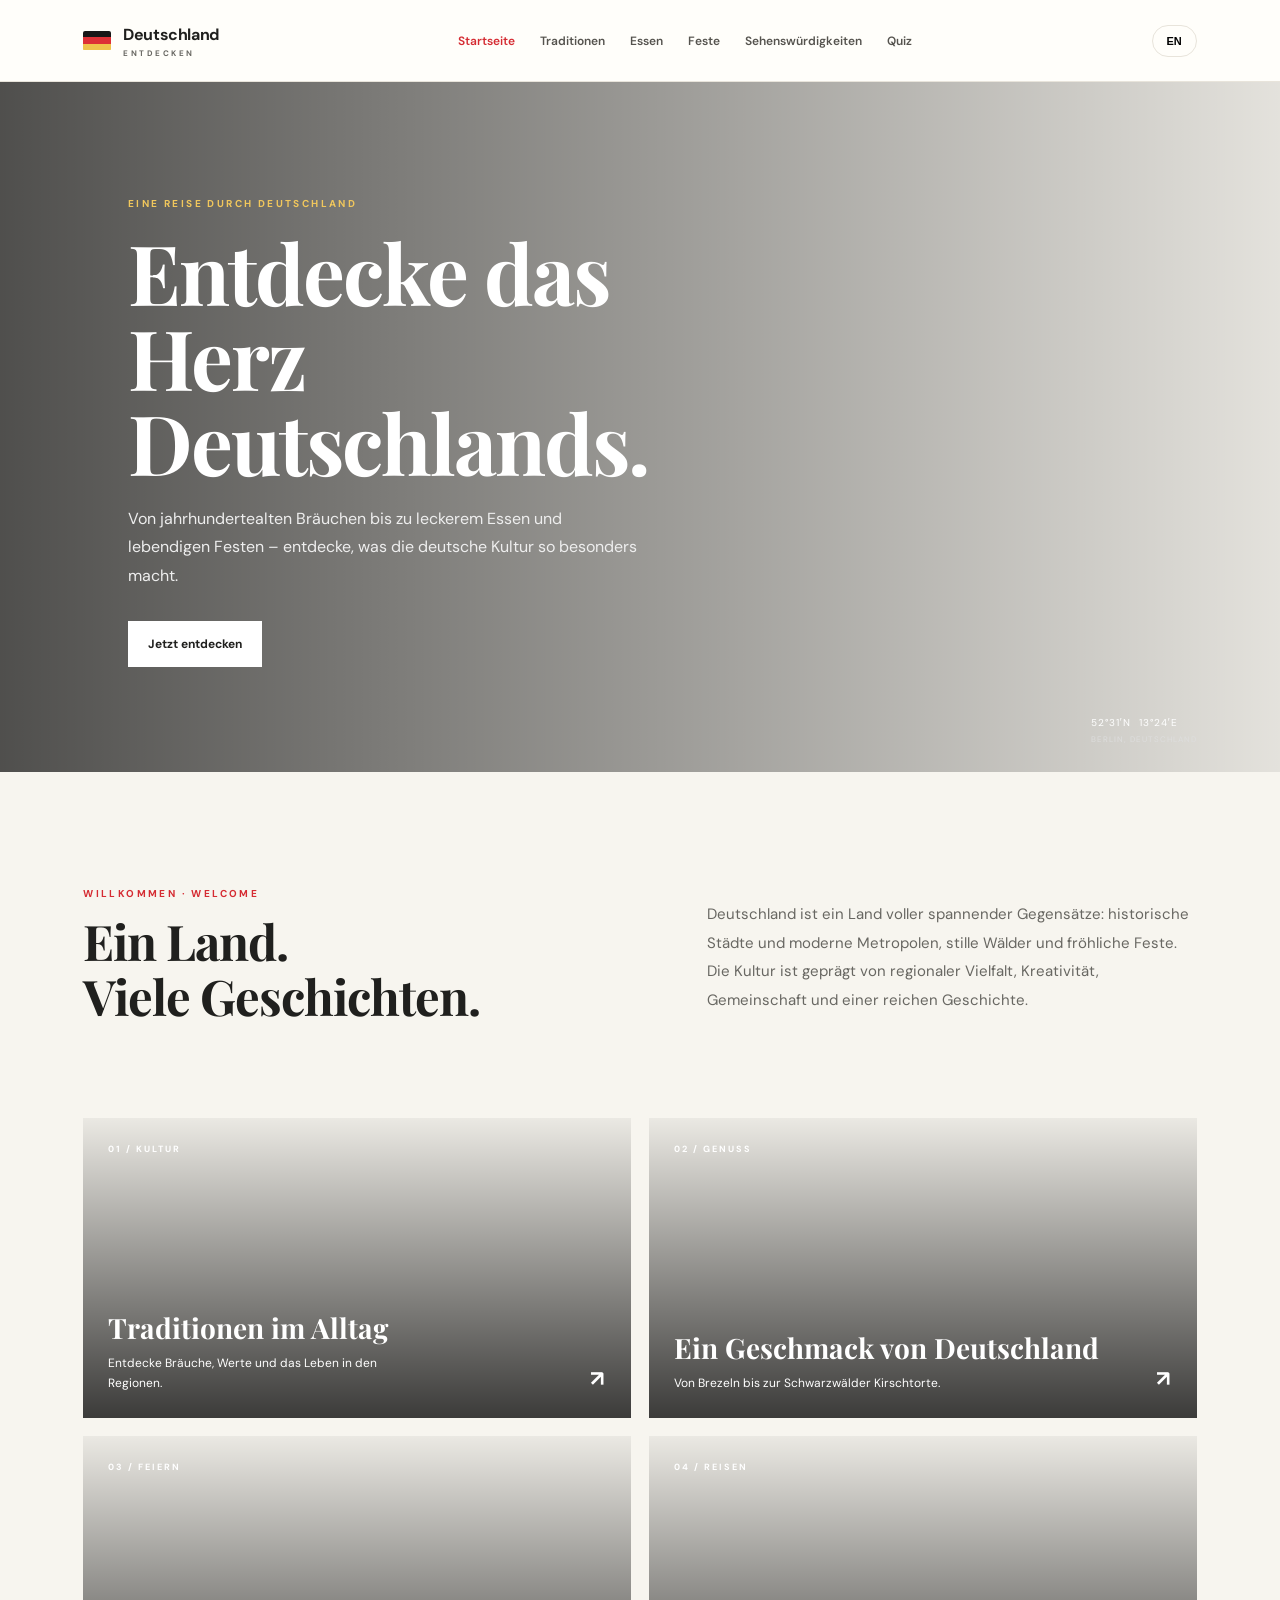
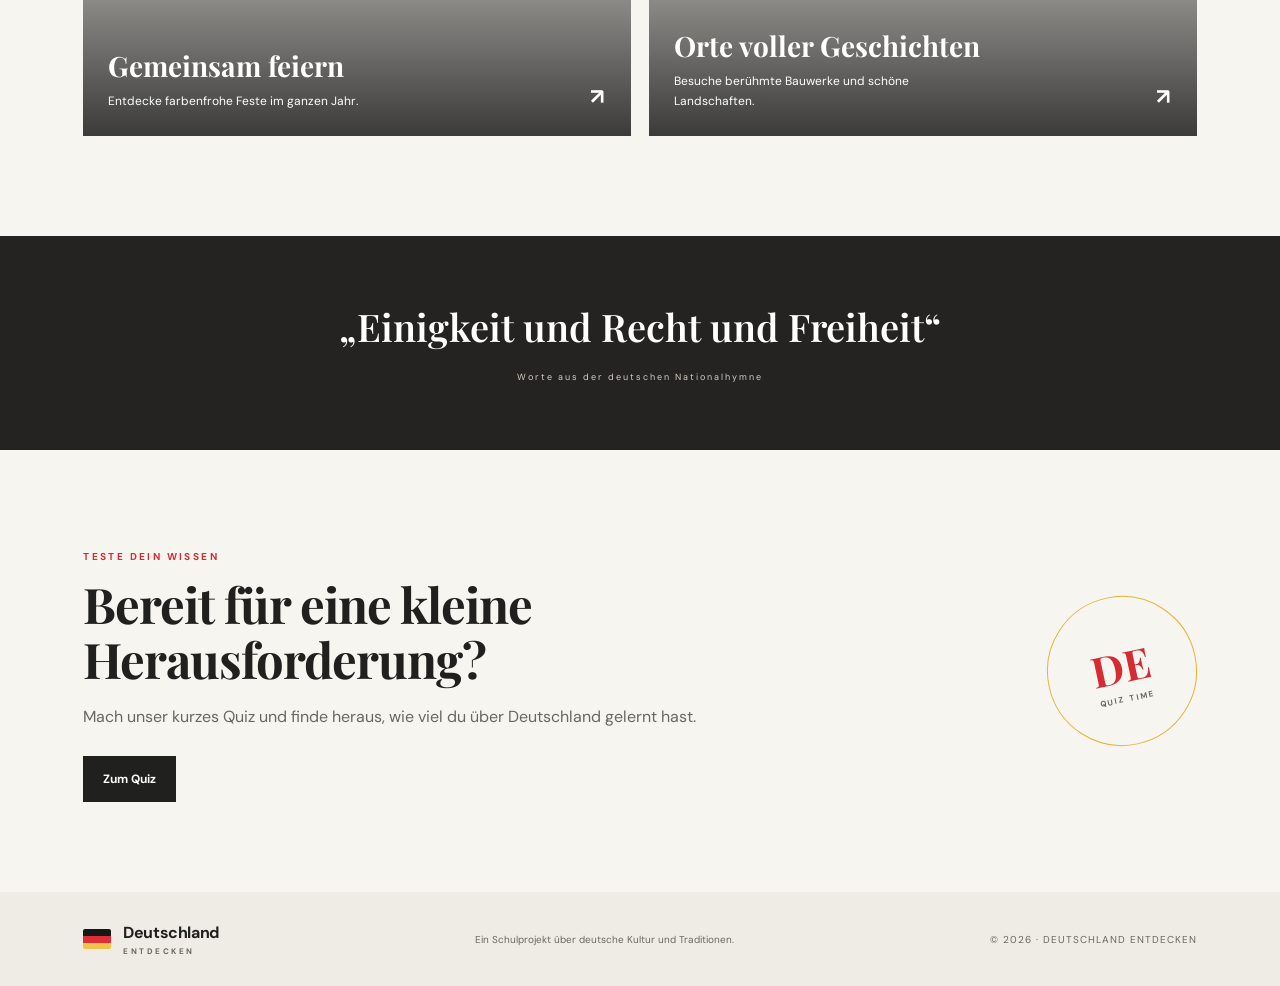
<file: deutsche-kultur-website/index.html>
<!doctype html>
<html lang="de">
<head>
  <meta charset="utf-8"><meta name="viewport" content="width=device-width, initial-scale=1">
  <meta name="description" content="Entdecke deutsche Kultur und Traditionen – German culture and traditions.">
  <title>Deutschland entdecken | Deutsche Kultur</title>
  <link rel="preconnect" href="https://fonts.googleapis.com"><link rel="preconnect" href="https://fonts.gstatic.com" crossorigin>
  <link href="https://fonts.googleapis.com/css2?family=DM+Sans:wght@400;500;600;700&family=Playfair+Display:wght@600;700;800&display=swap" rel="stylesheet">
  <link rel="stylesheet" href="styles.css"><script src="script.js" defer></script>
</head>
<body>
<header class="site-header"><a class="brand" href="index.html"><span class="flag"><i></i><i></i><i></i></span><span>Deutschland<span class="brand-sub">ENTDECKEN</span></span></a>
<button class="menu-toggle" aria-label="Menü öffnen" aria-expanded="false">☰</button>
<nav class="nav"><a class="active" href="index.html" data-en="Home" data-de="Startseite">Startseite</a><a href="traditions.html" data-en="Traditions" data-de="Traditionen">Traditionen</a><a href="food.html" data-en="Food" data-de="Essen">Essen</a><a href="festivals.html" data-en="Festivals" data-de="Feste">Feste</a><a href="places.html" data-en="Places" data-de="Sehenswürdigkeiten">Sehenswürdigkeiten</a><a href="quiz.html" data-en="Quiz" data-de="Quiz">Quiz</a></nav>
<button class="lang-toggle" aria-label="Switch language">EN</button></header>
<main>
<section class="hero"><div class="hero-shade"></div><div class="hero-content"><p class="eyebrow" data-en="A JOURNEY THROUGH GERMANY" data-de="EINE REISE DURCH DEUTSCHLAND">EINE REISE DURCH DEUTSCHLAND</p><h1 data-en="Discover the heart of Germany." data-de="Entdecke das Herz Deutschlands.">Entdecke das Herz Deutschlands.</h1><p class="hero-copy" data-en="From centuries-old customs to delicious food and lively festivals — explore what makes German culture special." data-de="Von jahrhundertealten Bräuchen bis zu leckerem Essen und lebendigen Festen – entdecke, was die deutsche Kultur so besonders macht.">Von jahrhundertealten Bräuchen bis zu leckerem Essen und lebendigen Festen – entdecke, was die deutsche Kultur so besonders macht.</p><a class="button button-light" href="traditions.html" data-en="Start exploring" data-de="Jetzt entdecken">Jetzt entdecken <span>↗</span></a></div><div class="hero-note">52°31′N&nbsp; 13°24′E <span>BERLIN, DEUTSCHLAND</span></div></section>
<section class="intro section-wrap"><div><p class="eyebrow accent" data-en="WILLKOMMEN · WELCOME" data-de="WILLKOMMEN · WELCOME">WILLKOMMEN · WELCOME</p><h2 data-en="One country.<br>Many stories." data-de="Ein Land.<br>Viele Geschichten.">Ein Land.<br>Viele Geschichten.</h2></div><p class="intro-text" data-en="Germany is a country of fascinating contrasts: historic towns and modern cities, quiet forests and lively celebrations. Its culture is shaped by regional identity, creativity, community and a rich history." data-de="Deutschland ist ein Land voller spannender Gegensätze: historische Städte und moderne Metropolen, stille Wälder und fröhliche Feste. Die Kultur ist geprägt von regionaler Vielfalt, Kreativität, Gemeinschaft und einer reichen Geschichte.">Deutschland ist ein Land voller spannender Gegensätze: historische Städte und moderne Metropolen, stille Wälder und fröhliche Feste. Die Kultur ist geprägt von regionaler Vielfalt, Kreativität, Gemeinschaft und einer reichen Geschichte.</p></section>
<section class="feature-grid section-wrap">
<a class="feature-card card-traditions" href="traditions.html"><span class="card-number">01 / KULTUR</span><div><h3 data-en="Everyday traditions" data-de="Traditionen im Alltag">Traditionen im Alltag</h3><p data-en="Explore customs, values and regional life." data-de="Entdecke Bräuche, Werte und das Leben in den Regionen.">Entdecke Bräuche, Werte und das Leben in den Regionen.</p><b>↗</b></div></a>
<a class="feature-card card-food" href="food.html"><span class="card-number">02 / GENUSS</span><div><h3 data-en="A taste of Germany" data-de="Ein Geschmack von Deutschland">Ein Geschmack von Deutschland</h3><p data-en="From pretzels to Black Forest cake." data-de="Von Brezeln bis zur Schwarzwälder Kirschtorte.">Von Brezeln bis zur Schwarzwälder Kirschtorte.</p><b>↗</b></div></a>
<a class="feature-card card-festivals" href="festivals.html"><span class="card-number">03 / FEIERN</span><div><h3 data-en="Celebrate together" data-de="Gemeinsam feiern">Gemeinsam feiern</h3><p data-en="Discover colourful festivals throughout the year." data-de="Entdecke farbenfrohe Feste im ganzen Jahr.">Entdecke farbenfrohe Feste im ganzen Jahr.</p><b>↗</b></div></a>
<a class="feature-card card-places" href="places.html"><span class="card-number">04 / REISEN</span><div><h3 data-en="Places with stories" data-de="Orte voller Geschichten">Orte voller Geschichten</h3><p data-en="Visit landmarks and beautiful landscapes." data-de="Besuche berühmte Bauwerke und schöne Landschaften.">Besuche berühmte Bauwerke und schöne Landschaften.</p><b>↗</b></div></a>
</section>
<section class="quote-band"><p data-en="“Unity and justice and freedom”" data-de="„Einigkeit und Recht und Freiheit“">„Einigkeit und Recht und Freiheit“</p><span data-en="Words from the German national anthem" data-de="Worte aus der deutschen Nationalhymne">Worte aus der deutschen Nationalhymne</span></section>
<section class="cta section-wrap"><div><p class="eyebrow accent" data-en="TEST YOUR KNOWLEDGE" data-de="TESTE DEIN WISSEN">TESTE DEIN WISSEN</p><h2 data-en="Ready for a little challenge?" data-de="Bereit für eine kleine Herausforderung?">Bereit für eine kleine Herausforderung?</h2><p data-en="Take our short quiz and see how much you have discovered about Germany." data-de="Mach unser kurzes Quiz und finde heraus, wie viel du über Deutschland gelernt hast.">Mach unser kurzes Quiz und finde heraus, wie viel du über Deutschland gelernt hast.</p><a class="button button-dark" href="quiz.html" data-en="Take the quiz" data-de="Zum Quiz">Zum Quiz <span>↗</span></a></div><div class="cta-stamp">DE<br><small>QUIZ TIME</small></div></section>
</main><footer class="footer"><a class="brand" href="index.html"><span class="flag"><i></i><i></i><i></i></span><span>Deutschland<span class="brand-sub">ENTDECKEN</span></span></a><p data-en="A student project about German culture and traditions." data-de="Ein Schulprojekt über deutsche Kultur und Traditionen.">Ein Schulprojekt über deutsche Kultur und Traditionen.</p><span>© 2026 · DEUTSCHLAND ENTDECKEN</span></footer>
</body></html>
</file>
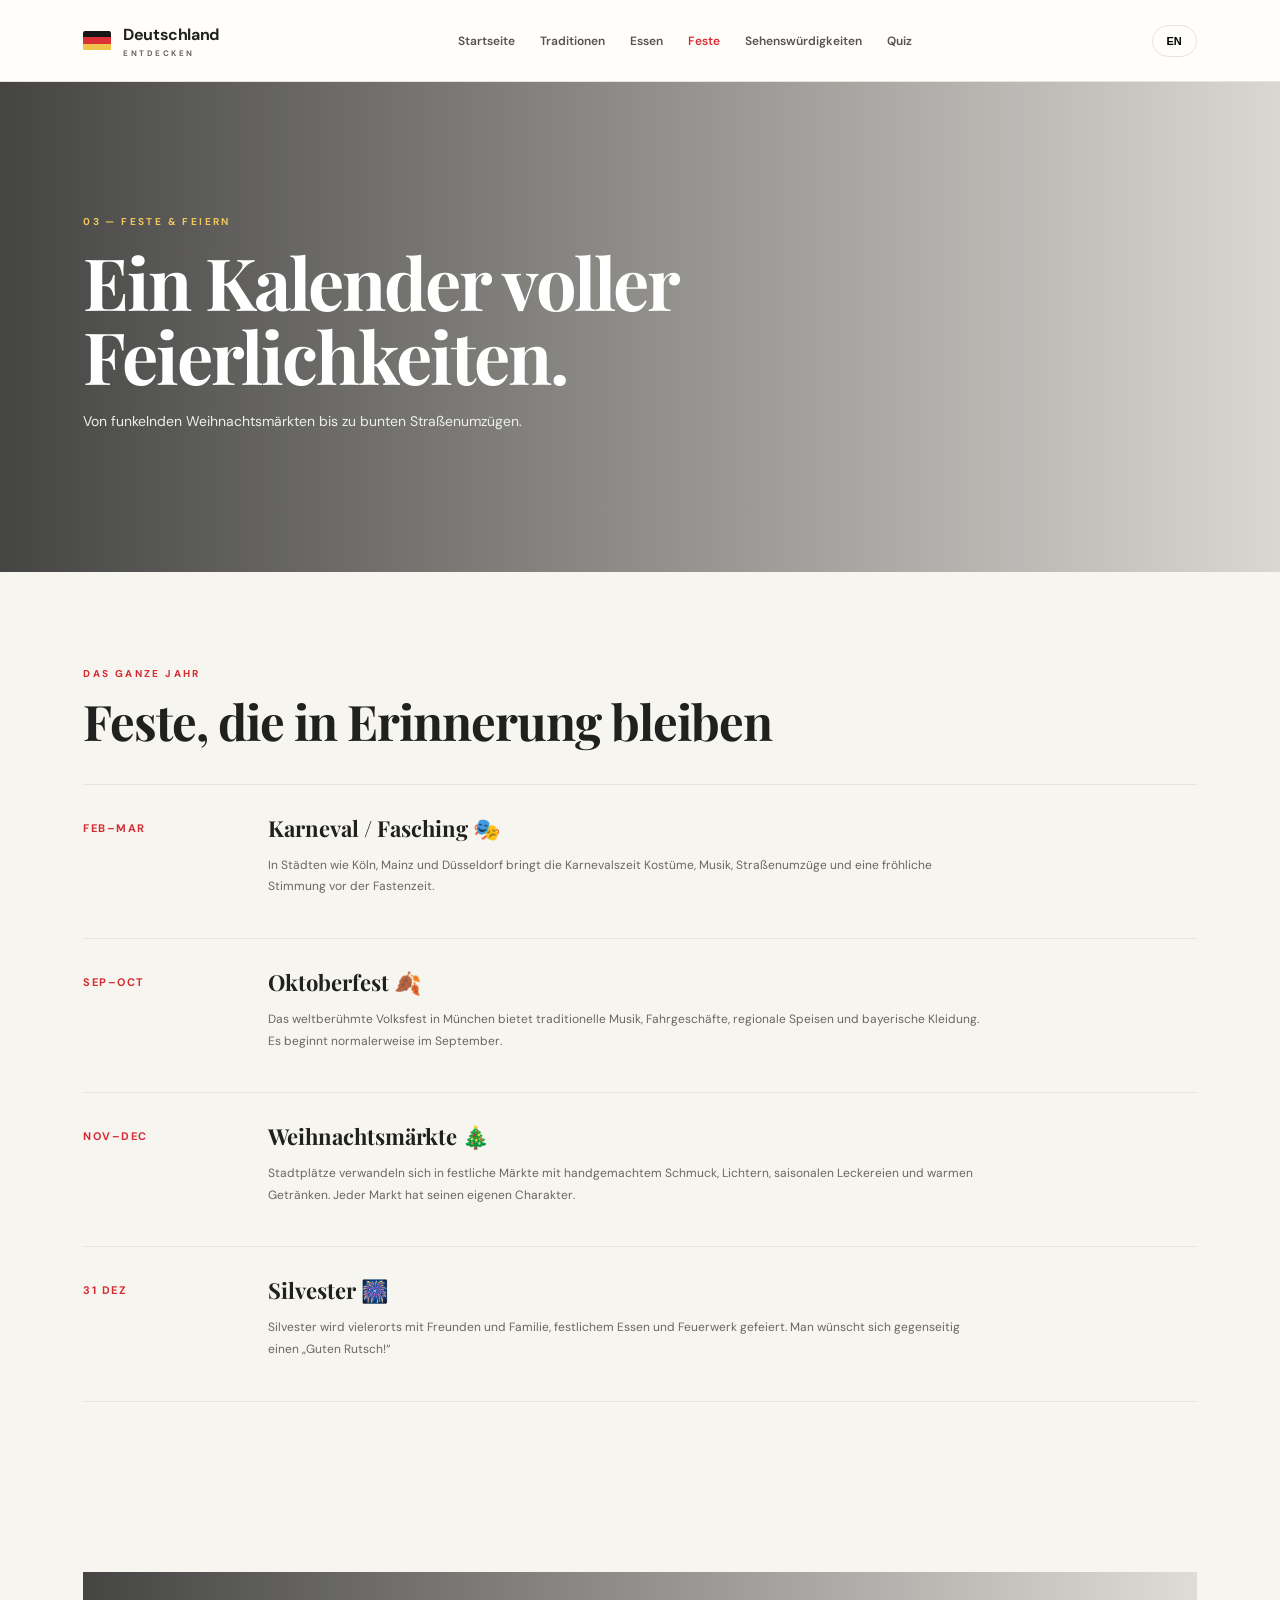
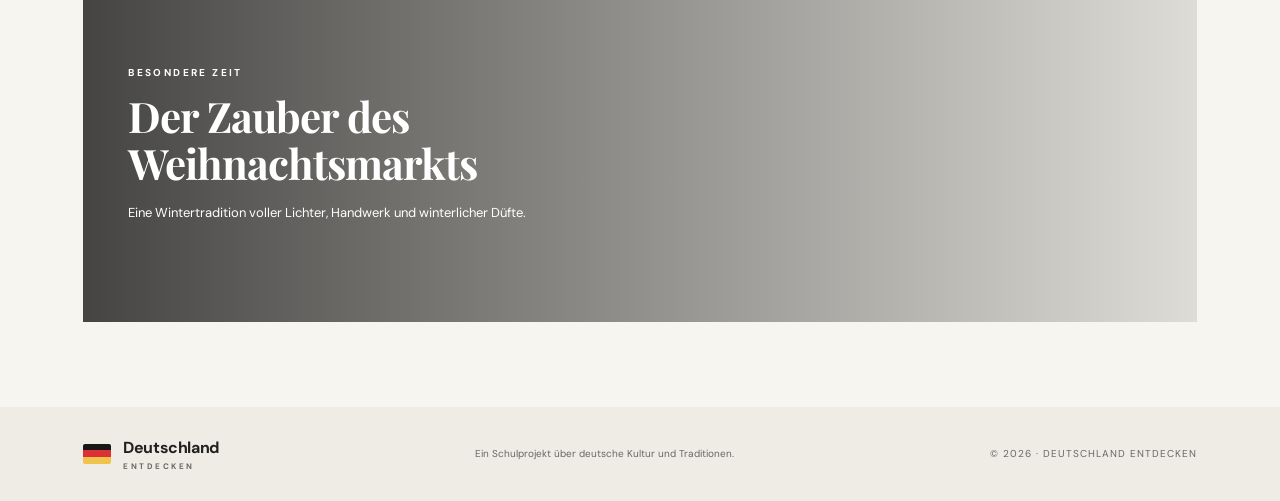
<file: deutsche-kultur-website/festivals.html>
<!doctype html><html lang="de"><head><meta charset="utf-8"><meta name="viewport" content="width=device-width,initial-scale=1"><title>Feste | Deutschland entdecken</title><link rel="preconnect" href="https://fonts.googleapis.com"><link href="https://fonts.googleapis.com/css2?family=DM+Sans:wght@400;500;600;700&family=Playfair+Display:wght@600;700;800&display=swap" rel="stylesheet"><link rel="stylesheet" href="styles.css"><script src="script.js" defer></script></head><body><header class="site-header"><a class="brand" href="index.html"><span class="flag"><i></i><i></i><i></i></span><span>Deutschland<span class="brand-sub">ENTDECKEN</span></span></a><button class="menu-toggle" aria-label="Menü öffnen" aria-expanded="false">☰</button><nav class="nav"><a href="index.html" data-en="Home" data-de="Startseite">Startseite</a><a href="traditions.html" data-en="Traditions" data-de="Traditionen">Traditionen</a><a href="food.html" data-en="Food" data-de="Essen">Essen</a><a class="active" href="festivals.html" data-en="Festivals" data-de="Feste">Feste</a><a href="places.html" data-en="Places" data-de="Sehenswürdigkeiten">Sehenswürdigkeiten</a><a href="quiz.html" data-en="Quiz" data-de="Quiz">Quiz</a></nav><button class="lang-toggle" aria-label="Switch language">EN</button></header>
<main><section class="page-hero festivals-hero"><div class="page-hero-inner"><p class="eyebrow">03 — FESTE & FEIERN</p><h1 data-en="A calendar full<br>of celebrations." data-de="Ein Kalender voller<br>Feierlichkeiten.">Ein Kalender voller<br>Feierlichkeiten.</h1><p data-en="From sparkling Christmas markets to colourful street parades." data-de="Von funkelnden Weihnachtsmärkten bis zu bunten Straßenumzügen.">Von funkelnden Weihnachtsmärkten bis zu bunten Straßenumzügen.</p></div></section>
<section class="section-wrap content-section"><p class="eyebrow accent">DAS GANZE JAHR</p><h2 data-en="Festivals to remember" data-de="Feste, die in Erinnerung bleiben">Feste, die in Erinnerung bleiben</h2><div class="timeline">
<article class="timeline-item"><div class="timeline-date">FEB–MAR</div><div><h3>Karneval / Fasching 🎭</h3><p data-en="In cities such as Cologne, Mainz and Düsseldorf, carnival season brings costumes, music, street parades and a joyful atmosphere before Lent." data-de="In Städten wie Köln, Mainz und Düsseldorf bringt die Karnevalszeit Kostüme, Musik, Straßenumzüge und eine fröhliche Stimmung vor der Fastenzeit.">In Städten wie Köln, Mainz und Düsseldorf bringt die Karnevalszeit Kostüme, Musik, Straßenumzüge und eine fröhliche Stimmung vor der Fastenzeit.</p></div></article>
<article class="timeline-item"><div class="timeline-date">SEP–OCT</div><div><h3>Oktoberfest 🍂</h3><p data-en="Munich's world-famous folk festival features traditional music, fairground rides, regional food and Bavarian clothing. It usually begins in September." data-de="Das weltberühmte Volksfest in München bietet traditionelle Musik, Fahrgeschäfte, regionale Speisen und bayerische Kleidung. Es beginnt normalerweise im September.">Das weltberühmte Volksfest in München bietet traditionelle Musik, Fahrgeschäfte, regionale Speisen und bayerische Kleidung. Es beginnt normalerweise im September.</p></div></article>
<article class="timeline-item"><div class="timeline-date">NOV–DEC</div><div><h3>Weihnachtsmärkte 🎄</h3><p data-en="Town squares turn into festive markets with handmade decorations, lights, seasonal treats and warm drinks. Each market has its own character." data-de="Stadtplätze verwandeln sich in festliche Märkte mit handgemachtem Schmuck, Lichtern, saisonalen Leckereien und warmen Getränken. Jeder Markt hat seinen eigenen Charakter.">Stadtplätze verwandeln sich in festliche Märkte mit handgemachtem Schmuck, Lichtern, saisonalen Leckereien und warmen Getränken. Jeder Markt hat seinen eigenen Charakter.</p></div></article>
<article class="timeline-item"><div class="timeline-date">31 DEZ</div><div><h3>Silvester 🎆</h3><p data-en="New Year's Eve is celebrated with friends and family, festive meals and fireworks in many places. People wish one another 'Guten Rutsch!'" data-de="Silvester wird vielerorts mit Freunden und Familie, festlichem Essen und Feuerwerk gefeiert. Man wünscht sich gegenseitig einen „Guten Rutsch!“">Silvester wird vielerorts mit Freunden und Familie, festlichem Essen und Feuerwerk gefeiert. Man wünscht sich gegenseitig einen „Guten Rutsch!“</p></div></article></div></section>
<section class="section-wrap content-section"><div class="photo-banner"><div><p class="eyebrow">BESONDERE ZEIT</p><h2 data-en="The magic of a Christmas market" data-de="Der Zauber des Weihnachtsmarkts">Der Zauber des Weihnachtsmarkts</h2><p data-en="A winter tradition filled with lights, crafts and seasonal flavours." data-de="Eine Wintertradition voller Lichter, Handwerk und winterlicher Düfte.">Eine Wintertradition voller Lichter, Handwerk und winterlicher Düfte.</p></div></div></section></main><footer class="footer"><a class="brand" href="index.html"><span class="flag"><i></i><i></i><i></i></span><span>Deutschland<span class="brand-sub">ENTDECKEN</span></span></a><p>Ein Schulprojekt über deutsche Kultur und Traditionen.</p><span>© 2026 · DEUTSCHLAND ENTDECKEN</span></footer></body></html>
</file>
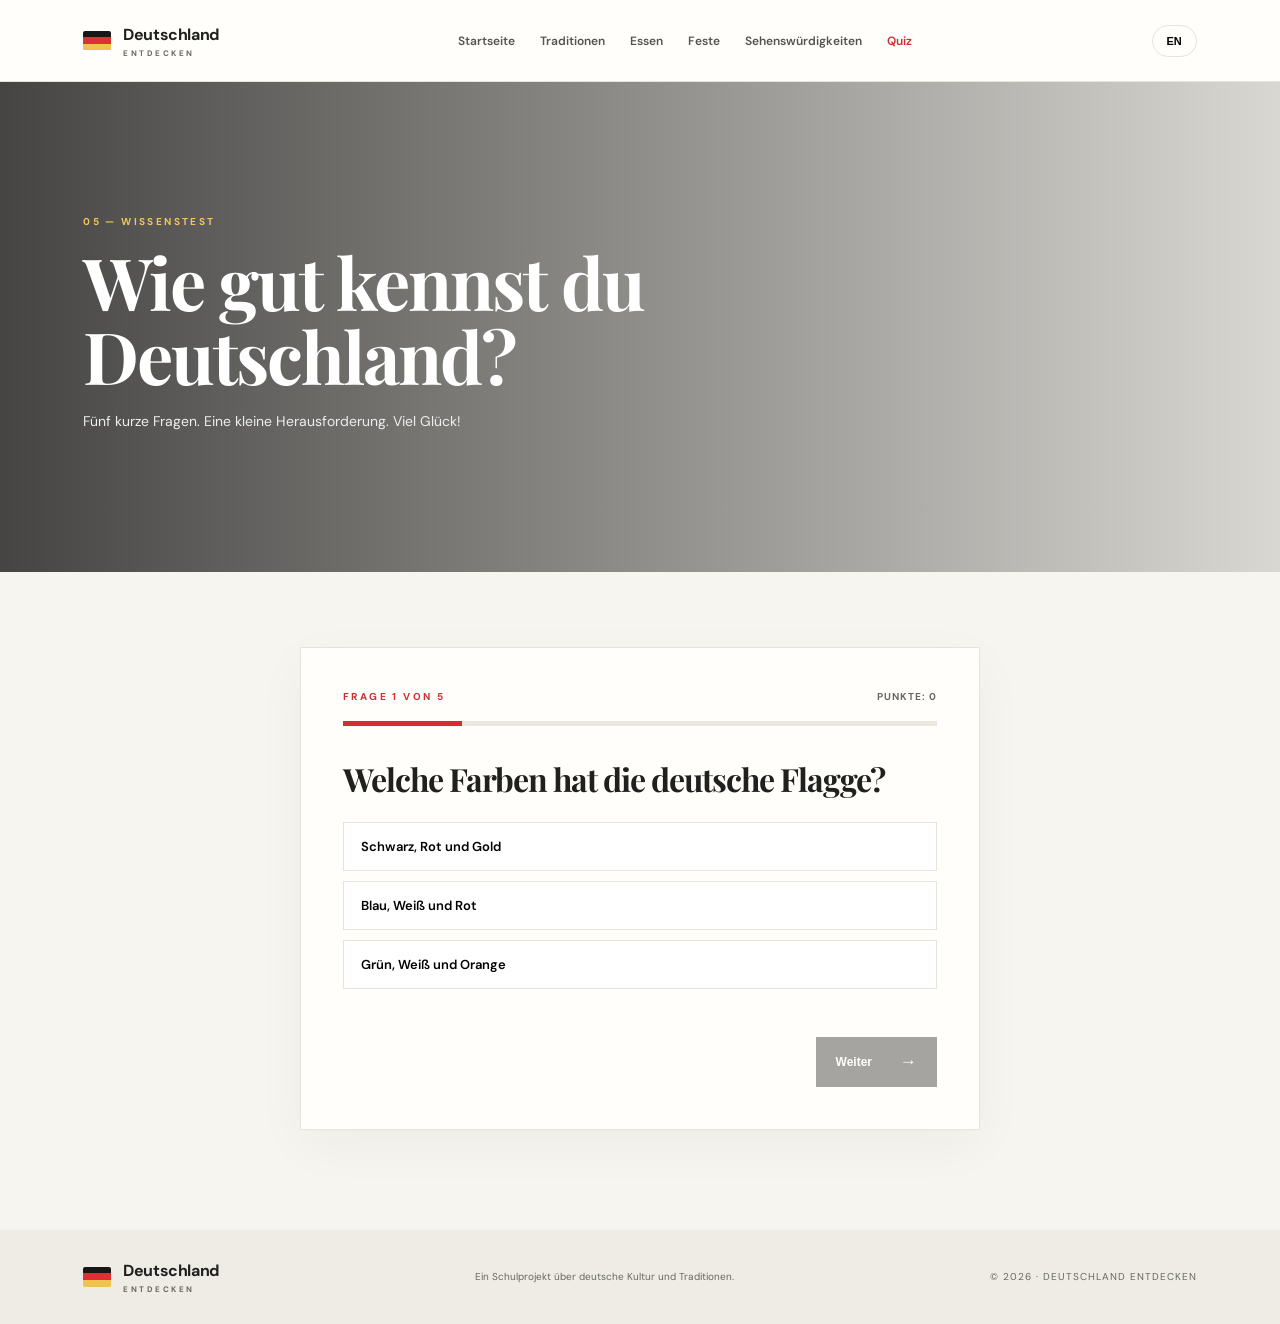
<file: deutsche-kultur-website/quiz.html>
<!doctype html><html lang="de"><head><meta charset="utf-8"><meta name="viewport" content="width=device-width,initial-scale=1"><title>Quiz | Deutschland entdecken</title><link rel="preconnect" href="https://fonts.googleapis.com"><link href="https://fonts.googleapis.com/css2?family=DM+Sans:wght@400;500;600;700&family=Playfair+Display:wght@600;700;800&display=swap" rel="stylesheet"><link rel="stylesheet" href="styles.css"><script src="script.js" defer></script></head><body><header class="site-header"><a class="brand" href="index.html"><span class="flag"><i></i><i></i><i></i></span><span>Deutschland<span class="brand-sub">ENTDECKEN</span></span></a><button class="menu-toggle" aria-label="Menü öffnen" aria-expanded="false">☰</button><nav class="nav"><a href="index.html" data-en="Home" data-de="Startseite">Startseite</a><a href="traditions.html" data-en="Traditions" data-de="Traditionen">Traditionen</a><a href="food.html" data-en="Food" data-de="Essen">Essen</a><a href="festivals.html" data-en="Festivals" data-de="Feste">Feste</a><a href="places.html" data-en="Places" data-de="Sehenswürdigkeiten">Sehenswürdigkeiten</a><a class="active" href="quiz.html" data-en="Quiz" data-de="Quiz">Quiz</a></nav><button class="lang-toggle" aria-label="Switch language">EN</button></header>
<main><section class="page-hero quiz-hero"><div class="page-hero-inner"><p class="eyebrow">05 — WISSENSTEST</p><h1 data-en="How well do you<br>know Germany?" data-de="Wie gut kennst du<br>Deutschland?">Wie gut kennst du<br>Deutschland?</h1><p data-en="Five quick questions. One little challenge. Viel Glück!" data-de="Fünf kurze Fragen. Eine kleine Herausforderung. Viel Glück!">Fünf kurze Fragen. Eine kleine Herausforderung. Viel Glück!</p></div></section>
<section class="quiz-area"><div class="quiz-panel"><div class="quiz-top"><span class="eyebrow accent" id="quiz-counter">FRAGE 1 VON 5</span><span class="score-label" id="score-label">PUNKTE: 0</span></div><div class="progress"><span id="progress-fill"></span></div><h2 id="question">Welche Farben hat die deutsche Flagge?</h2><div id="answers" class="answers"></div><p id="feedback" class="feedback" aria-live="polite"></p><div class="quiz-controls"><button class="button button-dark" id="next-btn" disabled>Weiter <span>→</span></button></div></div></section></main><footer class="footer"><a class="brand" href="index.html"><span class="flag"><i></i><i></i><i></i></span><span>Deutschland<span class="brand-sub">ENTDECKEN</span></span></a><p>Ein Schulprojekt über deutsche Kultur und Traditionen.</p><span>© 2026 · DEUTSCHLAND ENTDECKEN</span></footer></body></html>
</file>
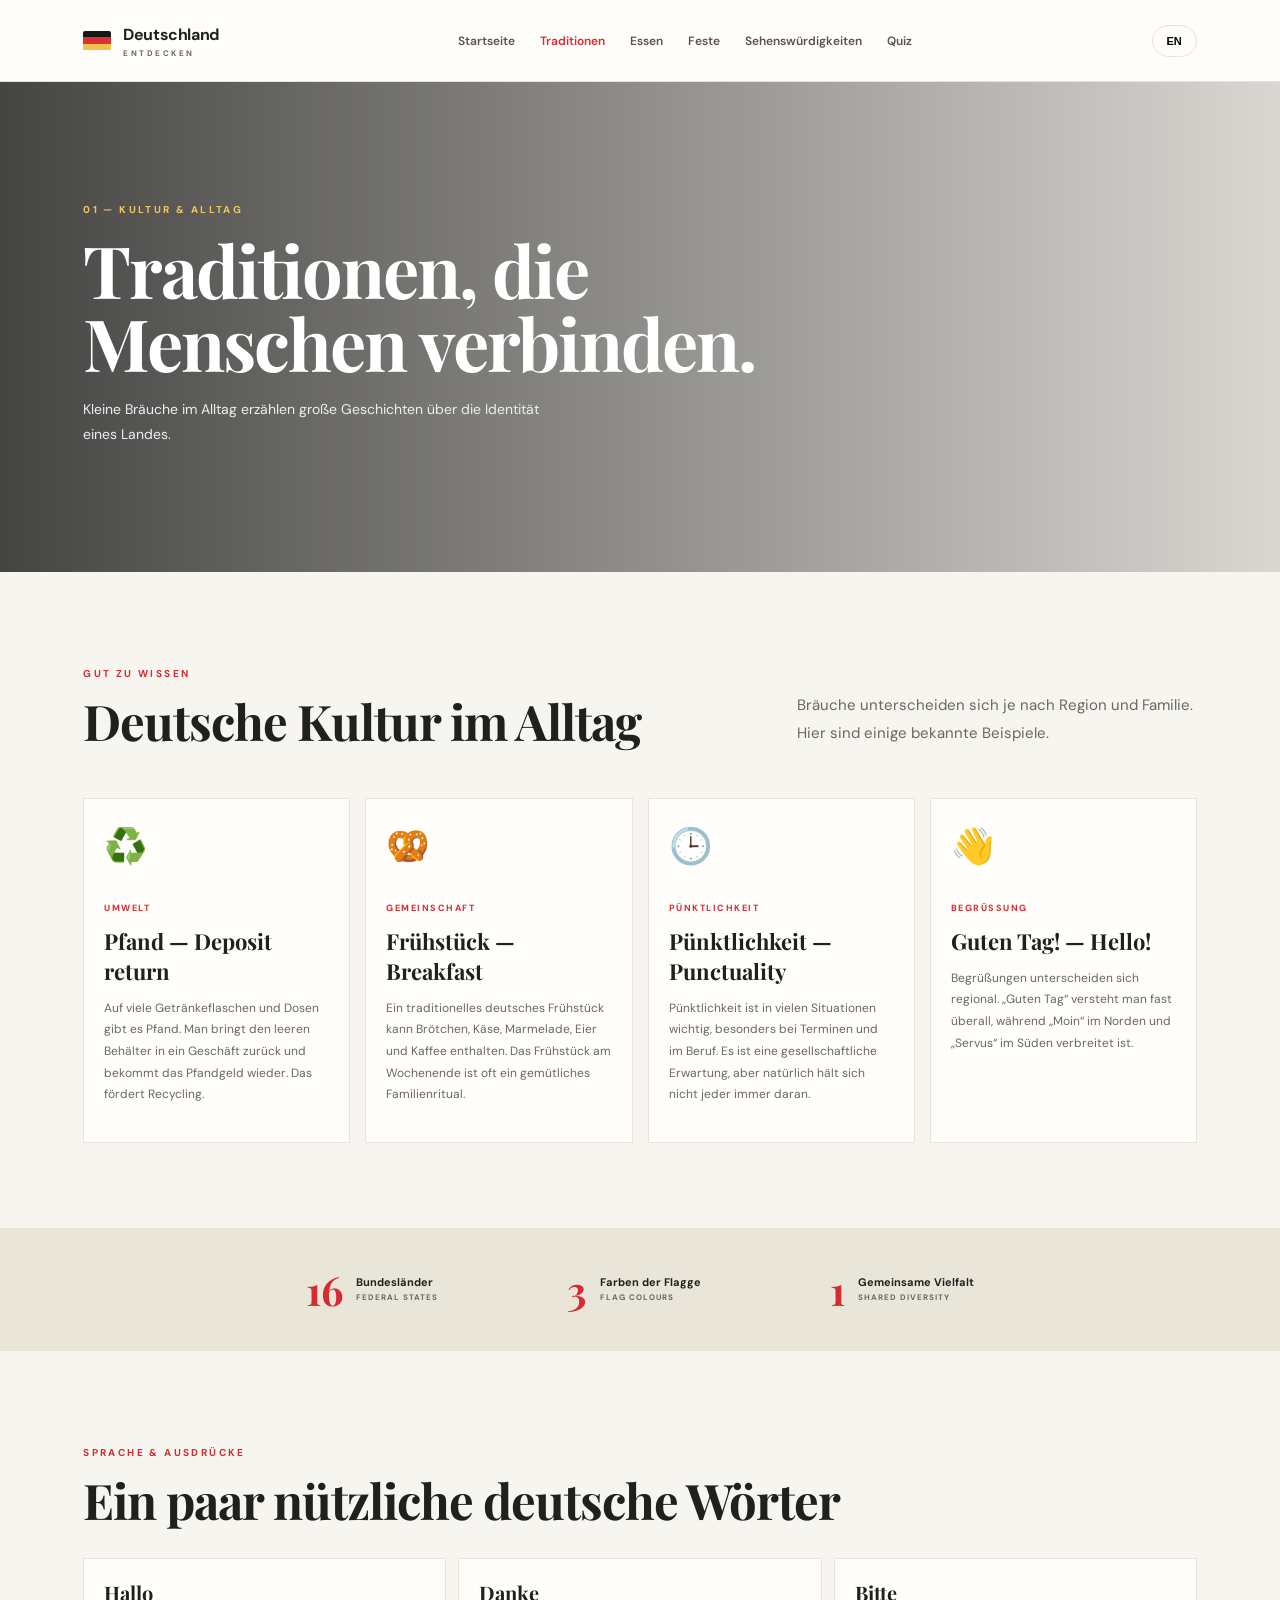
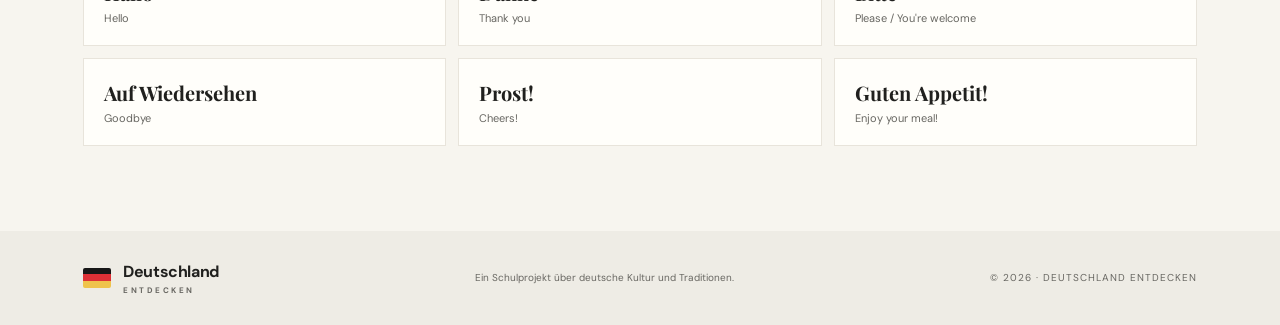
<file: deutsche-kultur-website/traditions.html>
<!doctype html><html lang="de"><head><meta charset="utf-8"><meta name="viewport" content="width=device-width,initial-scale=1"><title>Traditionen | Deutschland entdecken</title><link rel="preconnect" href="https://fonts.googleapis.com"><link href="https://fonts.googleapis.com/css2?family=DM+Sans:wght@400;500;600;700&family=Playfair+Display:wght@600;700;800&display=swap" rel="stylesheet"><link rel="stylesheet" href="styles.css"><script src="script.js" defer></script></head><body>
<header class="site-header"><a class="brand" href="index.html"><span class="flag"><i></i><i></i><i></i></span><span>Deutschland<span class="brand-sub">ENTDECKEN</span></span></a><button class="menu-toggle" aria-label="Menü öffnen" aria-expanded="false">☰</button><nav class="nav"><a href="index.html" data-en="Home" data-de="Startseite">Startseite</a><a class="active" href="traditions.html" data-en="Traditions" data-de="Traditionen">Traditionen</a><a href="food.html" data-en="Food" data-de="Essen">Essen</a><a href="festivals.html" data-en="Festivals" data-de="Feste">Feste</a><a href="places.html" data-en="Places" data-de="Sehenswürdigkeiten">Sehenswürdigkeiten</a><a href="quiz.html" data-en="Quiz" data-de="Quiz">Quiz</a></nav><button class="lang-toggle" aria-label="Switch language">EN</button></header>
<main><section class="page-hero traditions-hero"><div class="page-hero-inner"><p class="eyebrow">01 — KULTUR & ALLTAG</p><h1 data-en="Traditions that<br>bring people together." data-de="Traditionen, die<br>Menschen verbinden.">Traditionen, die<br>Menschen verbinden.</h1><p data-en="Small everyday customs tell big stories about a country's identity." data-de="Kleine Bräuche im Alltag erzählen große Geschichten über die Identität eines Landes.">Kleine Bräuche im Alltag erzählen große Geschichten über die Identität eines Landes.</p></div></section>
<section class="section-wrap content-section"><div class="section-heading"><div><p class="eyebrow accent">GUT ZU WISSEN</p><h2 data-en="Everyday German culture" data-de="Deutsche Kultur im Alltag">Deutsche Kultur im Alltag</h2></div><p data-en="Customs differ from region to region and from family to family. Here are a few well-known examples." data-de="Bräuche unterscheiden sich je nach Region und Familie. Hier sind einige bekannte Beispiele.">Bräuche unterscheiden sich je nach Region und Familie. Hier sind einige bekannte Beispiele.</p></div>
<div class="info-grid"><article class="info-card"><div class="emoji-art">♻️</div><span class="tag">UMWELT</span><h3>Pfand — Deposit return</h3><p data-en="Many drink bottles and cans have a deposit. You return the empty container to a shop and get the deposit back. This encourages recycling." data-de="Auf viele Getränkeflaschen und Dosen gibt es Pfand. Man bringt den leeren Behälter in ein Geschäft zurück und bekommt das Pfandgeld wieder. Das fördert Recycling.">Auf viele Getränkeflaschen und Dosen gibt es Pfand. Man bringt den leeren Behälter in ein Geschäft zurück und bekommt das Pfandgeld wieder. Das fördert Recycling.</p></article>
<article class="info-card"><div class="emoji-art">🥨</div><span class="tag">GEMEINSCHAFT</span><h3>Frühstück — Breakfast</h3><p data-en="A traditional German breakfast may include bread rolls, cheese, jam, eggs and coffee. Weekend breakfasts can be a relaxed family ritual." data-de="Ein traditionelles deutsches Frühstück kann Brötchen, Käse, Marmelade, Eier und Kaffee enthalten. Das Frühstück am Wochenende ist oft ein gemütliches Familienritual.">Ein traditionelles deutsches Frühstück kann Brötchen, Käse, Marmelade, Eier und Kaffee enthalten. Das Frühstück am Wochenende ist oft ein gemütliches Familienritual.</p></article>
<article class="info-card"><div class="emoji-art">🕒</div><span class="tag">PÜNKTLICHKEIT</span><h3>Pünktlichkeit — Punctuality</h3><p data-en="Being on time is valued in many German settings, especially for appointments and work. It is a social expectation, not a rule followed by everyone." data-de="Pünktlichkeit ist in vielen Situationen wichtig, besonders bei Terminen und im Beruf. Es ist eine gesellschaftliche Erwartung, aber natürlich hält sich nicht jeder immer daran.">Pünktlichkeit ist in vielen Situationen wichtig, besonders bei Terminen und im Beruf. Es ist eine gesellschaftliche Erwartung, aber natürlich hält sich nicht jeder immer daran.</p></article>
<article class="info-card"><div class="emoji-art">👋</div><span class="tag">BEGRÜSSUNG</span><h3>Guten Tag! — Hello!</h3><p data-en="Greetings vary by region. 'Guten Tag' is widely understood, while 'Moin' is common in parts of northern Germany and 'Servus' in the south." data-de="Begrüßungen unterscheiden sich regional. „Guten Tag“ versteht man fast überall, während „Moin“ im Norden und „Servus“ im Süden verbreitet ist.">Begrüßungen unterscheiden sich regional. „Guten Tag“ versteht man fast überall, während „Moin“ im Norden und „Servus“ im Süden verbreitet ist.</p></article></div></section>
<section class="fact-strip"><div><strong>16</strong><span>Bundesländer<br><small>FEDERAL STATES</small></span></div><div><strong>3</strong><span>Farben der Flagge<br><small>FLAG COLOURS</small></span></div><div><strong>1</strong><span>Gemeinsame Vielfalt<br><small>SHARED DIVERSITY</small></span></div></section>
<section class="section-wrap content-section"><p class="eyebrow accent">SPRACHE & AUSDRÜCKE</p><h2 data-en="A few useful German words" data-de="Ein paar nützliche deutsche Wörter">Ein paar nützliche deutsche Wörter</h2><div class="vocab-grid"><div><b>Hallo</b><span>Hello</span></div><div><b>Danke</b><span>Thank you</span></div><div><b>Bitte</b><span>Please / You're welcome</span></div><div><b>Auf Wiedersehen</b><span>Goodbye</span></div><div><b>Prost!</b><span>Cheers!</span></div><div><b>Guten Appetit!</b><span>Enjoy your meal!</span></div></div></section></main>
<footer class="footer"><a class="brand" href="index.html"><span class="flag"><i></i><i></i><i></i></span><span>Deutschland<span class="brand-sub">ENTDECKEN</span></span></a><p>Ein Schulprojekt über deutsche Kultur und Traditionen.</p><span>© 2026 · DEUTSCHLAND ENTDECKEN</span></footer></body></html>
</file>
<file: deutsche-kultur-website/styles.css>
:root{--ink:#20201e;--muted:#686762;--cream:#f7f5ef;--paper:#fffefa;--red:#d52b32;--gold:#e5b33c;--line:#e8e4db}*{box-sizing:border-box}html{scroll-behavior:smooth}body{margin:0;background:var(--cream);color:var(--ink);font-family:"DM Sans",sans-serif}a{color:inherit;text-decoration:none}.site-header{height:82px;padding:0 6.5%;display:flex;align-items:center;justify-content:space-between;background:var(--paper);position:sticky;top:0;z-index:10;border-bottom:1px solid var(--line)}.brand{display:flex;align-items:center;gap:12px;font-weight:700;font-size:16px;letter-spacing:-.4px}.brand-sub{display:block;font-size:8px;letter-spacing:2.5px;color:var(--muted);margin-top:3px}.flag{width:28px;height:20px;display:flex;flex-direction:column;overflow:hidden;border-radius:2px}.flag i{height:33.33%}.flag i:first-child{background:#171717}.flag i:nth-child(2){background:#dd3036}.flag i:nth-child(3){background:#efc34c}.nav{display:flex;gap:25px;align-items:center}.nav a{font-size:12px;font-weight:600;color:#55534e;transition:.2s}.nav a:hover,.nav a.active{color:var(--red)}.lang-toggle{border:1px solid var(--line);background:transparent;border-radius:50px;padding:9px 14px;font-weight:700;font-size:11px;cursor:pointer}.menu-toggle{display:none;border:0;background:none;font-size:24px}.hero{height:min(690px,78vh);min-height:540px;position:relative;background:linear-gradient(90deg,rgba(0,0,0,.68),rgba(0,0,0,.08)),url('https://images.unsplash.com/photo-1467269204594-9661b134dd2b?auto=format&fit=crop&w=2200&q=90') center 48%/cover;display:flex;align-items:center;color:white}.hero-content{position:relative;z-index:1;margin-left:10%;max-width:650px}.eyebrow{font-size:10px;font-weight:700;letter-spacing:2.4px}.hero .eyebrow,.page-hero .eyebrow{color:#f1c75c}.hero h1,.page-hero h1{font-family:"Playfair Display",serif;font-size:clamp(48px,6.5vw,86px);line-height:1.02;letter-spacing:-2px;margin:20px 0}.hero-copy{font-size:16px;line-height:1.8;max-width:510px;color:#eee;margin-bottom:30px}.button{display:inline-flex;align-items:center;gap:28px;padding:15px 20px;font-size:12px;font-weight:700;border:0;cursor:pointer;transition:transform .2s,background .2s}.button:hover{transform:translateY(-3px)}.button-light{background:#fff;color:var(--ink)}.button-dark{background:var(--ink);color:white}.button span{font-size:17px}.hero-note{position:absolute;bottom:28px;right:6.5%;font-size:10px;letter-spacing:1px}.hero-note span{display:block;color:#ddd;font-size:8px;margin-top:5px}.section-wrap{width:min(1120px,87%);margin:auto}.intro{display:grid;grid-template-columns:1fr 1fr;gap:12%;padding:105px 0 80px;align-items:center}.accent{color:var(--red)}h2{font-family:"Playfair Display",serif;font-size:clamp(34px,4vw,49px);line-height:1.12;letter-spacing:-1px;margin:14px 0}.intro-text,.section-heading>p{color:var(--muted);font-size:15px;line-height:1.9}.feature-grid{display:grid;grid-template-columns:1fr 1fr;gap:18px;padding-bottom:100px}.feature-card{min-height:300px;padding:25px;display:flex;flex-direction:column;justify-content:space-between;color:white;position:relative;overflow:hidden;background-size:cover;background-position:center}.feature-card:before{content:"";position:absolute;inset:0;background:linear-gradient(0deg,rgba(0,0,0,.76),rgba(0,0,0,.05))}.feature-card>*{position:relative}.card-number{font-size:9px;letter-spacing:2px;font-weight:700}.feature-card h3{font:700 28px "Playfair Display",serif;margin:0 0 8px}.feature-card p{font-size:12px;line-height:1.6;max-width:290px;margin:0}.feature-card b{position:absolute;right:2px;bottom:0;font-size:22px}.card-traditions{background-image:url('https://images.unsplash.com/photo-1513635269975-59663e0ac1ad?auto=format&fit=crop&w=1000&q=85')}.card-food{background-image:url('https://images.unsplash.com/photo-1555507036-ab1f4038808a?auto=format&fit=crop&w=1000&q=85')}.card-festivals{background-image:url('https://images.unsplash.com/photo-1512389142860-9c449e58a543?auto=format&fit=crop&w=1000&q=85')}.card-places{background-image:url('https://images.unsplash.com/photo-1473448912268-2022ce9509d8?auto=format&fit=crop&w=1000&q=85')}.quote-band{background:#242321;color:white;text-align:center;padding:65px 20px}.quote-band p{font:600 clamp(24px,4vw,38px) "Playfair Display",serif;margin:0 0 12px}.quote-band span{font-size:9px;letter-spacing:2px;color:#d4cfc3}.cta{padding:90px 0;display:flex;justify-content:space-between;align-items:center}.cta>div:first-child{max-width:620px}.cta p:not(.eyebrow){color:var(--muted);line-height:1.8;margin-bottom:25px}.cta-stamp{width:150px;height:150px;border:1px solid var(--gold);border-radius:50%;display:grid;place-content:center;text-align:center;font:700 42px "Playfair Display",serif;color:var(--red);transform:rotate(-12deg)}.cta-stamp small{font:700 8px "DM Sans";letter-spacing:2px;color:var(--muted)}.footer{padding:30px 6.5%;background:#eeece5;display:flex;align-items:center;justify-content:space-between;gap:20px}.footer p,.footer>span{font-size:10px;color:var(--muted)}.footer>span{letter-spacing:1px}.page-hero{min-height:490px;display:flex;align-items:center;background-size:cover;background-position:center;position:relative;color:white}.page-hero:before{content:"";position:absolute;inset:0;background:linear-gradient(90deg,rgba(0,0,0,.72),rgba(0,0,0,.12))}.page-hero-inner{position:relative;width:min(1120px,87%);margin:auto}.page-hero h1{font-size:clamp(45px,6vw,72px);margin:17px 0}.page-hero-inner>p:last-child{font-size:14px;color:#eee;line-height:1.8;max-width:490px}.traditions-hero{background-image:url('https://images.unsplash.com/photo-1513635269975-59663e0ac1ad?auto=format&fit=crop&w=2000&q=85')}.food-hero{background-image:url('https://images.unsplash.com/photo-1555507036-ab1f4038808a?auto=format&fit=crop&w=2000&q=85')}.festivals-hero{background-image:url('https://images.unsplash.com/photo-1512389142860-9c449e58a543?auto=format&fit=crop&w=2000&q=85')}.places-hero{background-image:url('https://images.unsplash.com/photo-1467269204594-9661b134dd2b?auto=format&fit=crop&w=2000&q=85')}.quiz-hero{background-image:url('https://images.unsplash.com/photo-1467269204594-9661b134dd2b?auto=format&fit=crop&w=2000&q=85')}.content-section{padding:85px 0}.section-heading{display:flex;justify-content:space-between;align-items:end;gap:50px;margin-bottom:35px}.section-heading>p{max-width:400px}.info-grid{display:grid;grid-template-columns:repeat(4,1fr);gap:15px}.info-card{background:var(--paper);padding:24px 20px;min-height:290px;border:1px solid var(--line)}.emoji-art{font-size:35px;margin-bottom:26px}.tag{font-size:9px;font-weight:700;letter-spacing:1.5px;color:var(--red)}.info-card h3,.food-card h3,.place-card h3,.timeline-item h3{font:700 22px "Playfair Display",serif;margin:10px 0}.info-card p,.food-card p,.place-card p,.timeline-item p{font-size:12px;line-height:1.8;color:var(--muted)}.fact-strip{background:#eae5d9;display:flex;justify-content:center;gap:12%;padding:35px 8%}.fact-strip>div{display:flex;align-items:center;gap:13px}.fact-strip strong{font:700 40px "Playfair Display",serif;color:var(--red)}.fact-strip span{font-size:11px;font-weight:700}.fact-strip small{font-size:8px;letter-spacing:1px;color:var(--muted)}.vocab-grid{display:grid;grid-template-columns:repeat(3,1fr);gap:12px;margin-top:30px}.vocab-grid div{padding:20px;background:var(--paper);border:1px solid var(--line)}.vocab-grid b,.vocab-grid span{display:block}.vocab-grid b{font:700 20px "Playfair Display",serif}.vocab-grid span{font-size:11px;color:var(--muted);margin-top:5px}.food-grid,.place-grid{display:grid;grid-template-columns:1fr 1fr;gap:22px}.food-card,.place-card{background:var(--paper);border:1px solid var(--line)}.food-card img,.place-card img{width:100%;height:240px;object-fit:cover;display:block}.food-card>div,.place-card>div{padding:22px 24px 25px}.food-card h3,.place-card h3{font-size:24px}.timeline{margin-top:35px;border-top:1px solid var(--line)}.timeline-item{display:grid;grid-template-columns:150px 1fr;gap:35px;padding:28px 0;border-bottom:1px solid var(--line)}.timeline-date{font-size:11px;font-weight:700;letter-spacing:1.5px;color:var(--red);padding-top:8px}.timeline-item h3{margin:0}.timeline-item p{max-width:720px}.photo-banner{min-height:350px;background:linear-gradient(90deg,rgba(0,0,0,.72),rgba(0,0,0,.1)),url('https://images.unsplash.com/photo-1512389142860-9c449e58a543?auto=format&fit=crop&w=1800&q=85') center/cover;display:flex;align-items:center;padding:45px;color:white}.photo-banner>div{max-width:480px}.photo-banner h2{font-size:42px}.photo-banner p:last-child{font-size:13px;line-height:1.8}.quiz-area{padding:75px 20px 100px}.quiz-panel{max-width:680px;margin:auto;background:var(--paper);padding:42px;border:1px solid var(--line);box-shadow:0 15px 50px #26211a0a}.quiz-top{display:flex;justify-content:space-between;gap:20px}.score-label{font-size:10px;font-weight:700;letter-spacing:1px;color:var(--muted)}.progress{height:5px;background:#ece8df;margin:18px 0 35px}.progress span{height:100%;display:block;width:20%;background:var(--red);transition:width .3s}.quiz-panel h2{font-size:32px;margin-bottom:25px}.answers{display:grid;gap:10px}.answer{padding:15px 17px;border:1px solid var(--line);background:white;text-align:left;font:600 13px "DM Sans";cursor:pointer;transition:.2s}.answer:hover:not(:disabled){border-color:var(--red);background:#fff8f6}.answer.correct{border-color:#3a8b5c;background:#edf8f0}.answer.wrong{border-color:var(--red);background:#fff0ef}.answer:disabled{cursor:default}.feedback{font-size:13px;min-height:22px;color:var(--muted)}.quiz-controls{display:flex;justify-content:flex-end}.button:disabled{opacity:.4;cursor:not-allowed;transform:none}.result-score{font:700 58px "Playfair Display",serif;color:var(--red)}@media(max-width:900px){.nav{gap:13px}.nav a{font-size:10px}.site-header{padding:0 4%}.info-grid{grid-template-columns:repeat(2,1fr)}}@media(max-width:700px){.site-header{height:70px}.menu-toggle{display:block;margin-left:auto;margin-right:14px}.nav{display:none;position:absolute;top:70px;left:0;right:0;background:var(--paper);padding:20px 7%;border-bottom:1px solid var(--line);flex-direction:column;align-items:flex-start;gap:18px}.nav.open{display:flex}.nav a{font-size:13px}.hero{min-height:580px;height:75vh}.hero-content{margin:0 7%}.hero h1{font-size:52px}.intro{grid-template-columns:1fr;gap:15px;padding:70px 0 55px}.feature-grid,.food-grid,.place-grid{grid-template-columns:1fr}.feature-card{min-height:260px}.cta{padding:65px 0}.cta-stamp{width:100px;height:100px;font-size:30px}.footer{flex-wrap:wrap}.footer p{order:3;width:100%}.section-heading{display:block}.section-heading>p{margin-top:15px}.page-hero{min-height:430px}.info-grid{grid-template-columns:1fr 1fr}.fact-strip{gap:25px;flex-wrap:wrap}.fact-strip strong{font-size:32px}.vocab-grid{grid-template-columns:1fr 1fr}.timeline-item{grid-template-columns:85px 1fr;gap:15px}.quiz-panel{padding:25px 20px}.quiz-panel h2{font-size:26px}}@media(max-width:420px){.info-grid{grid-template-columns:1fr}.hero h1{font-size:44px}.cta-stamp{display:none}.fact-strip{justify-content:flex-start}.vocab-grid{grid-template-columns:1fr 1fr}}
</file>
